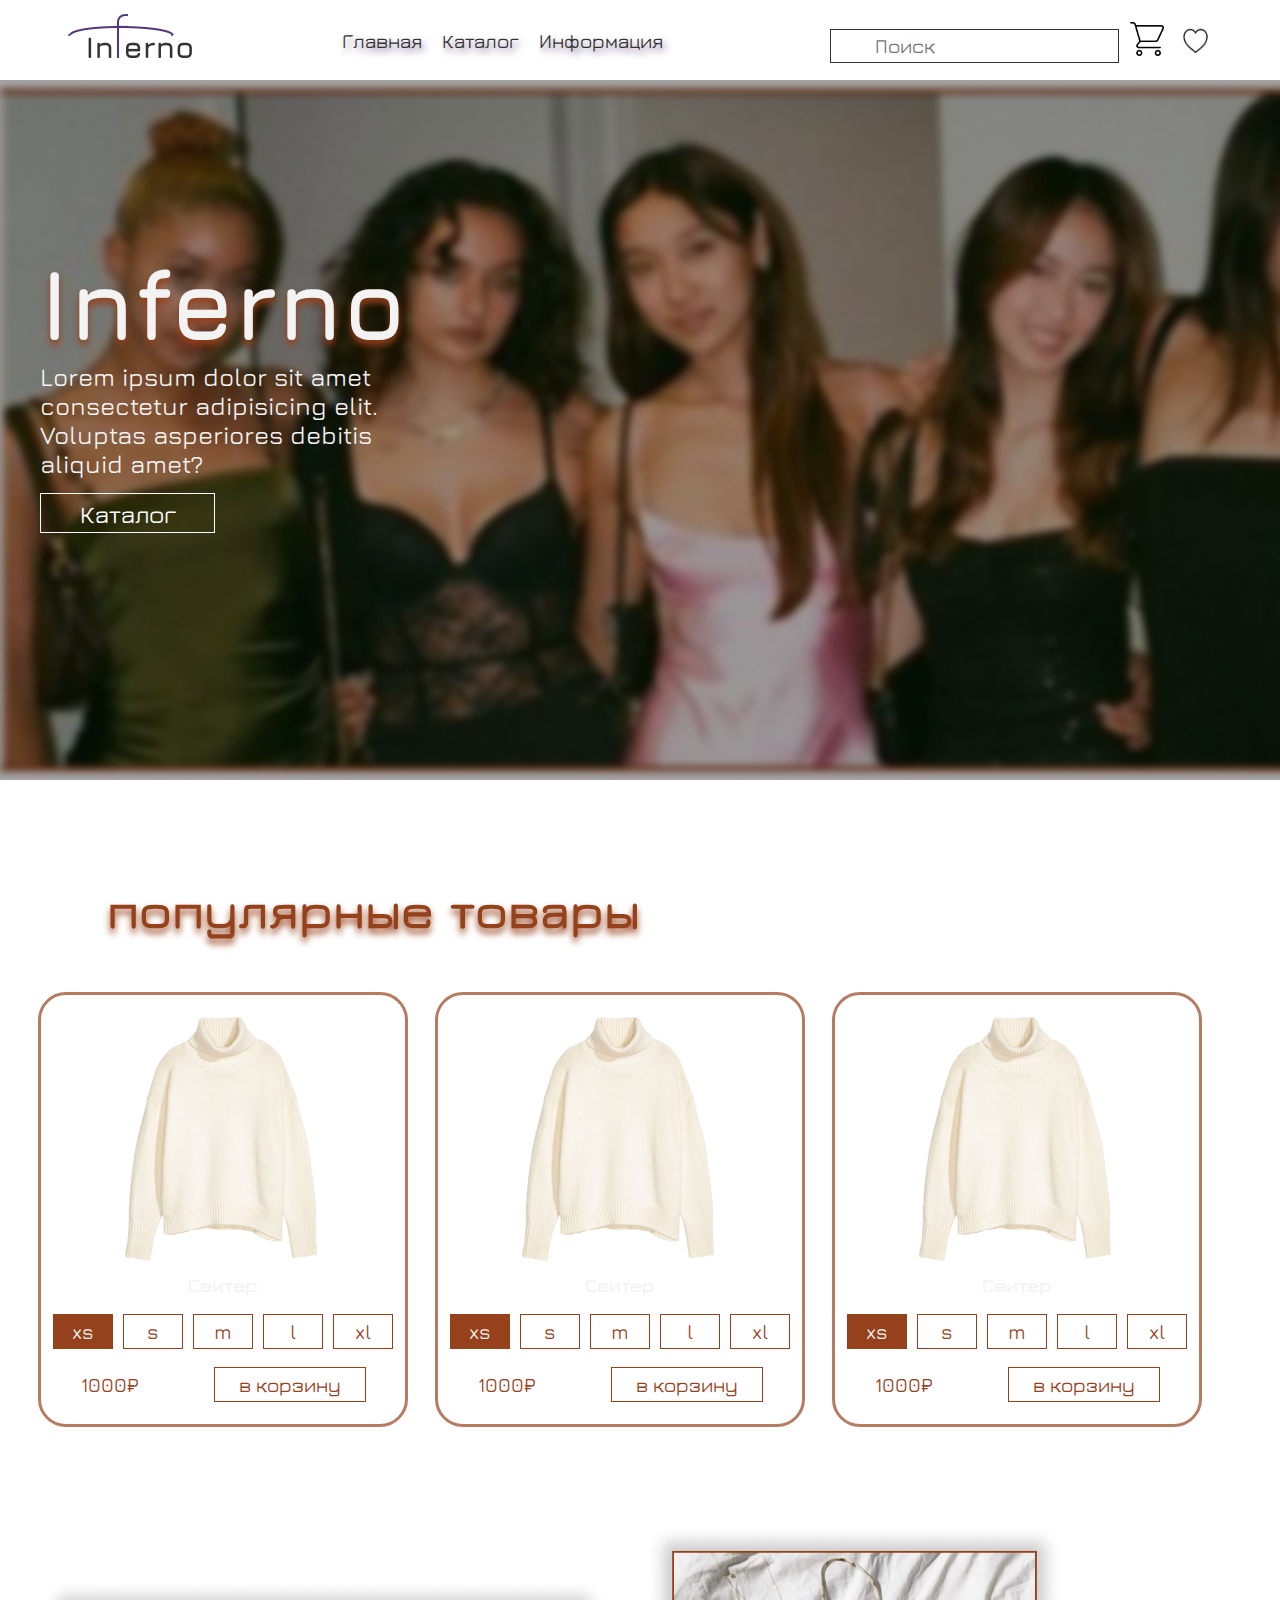
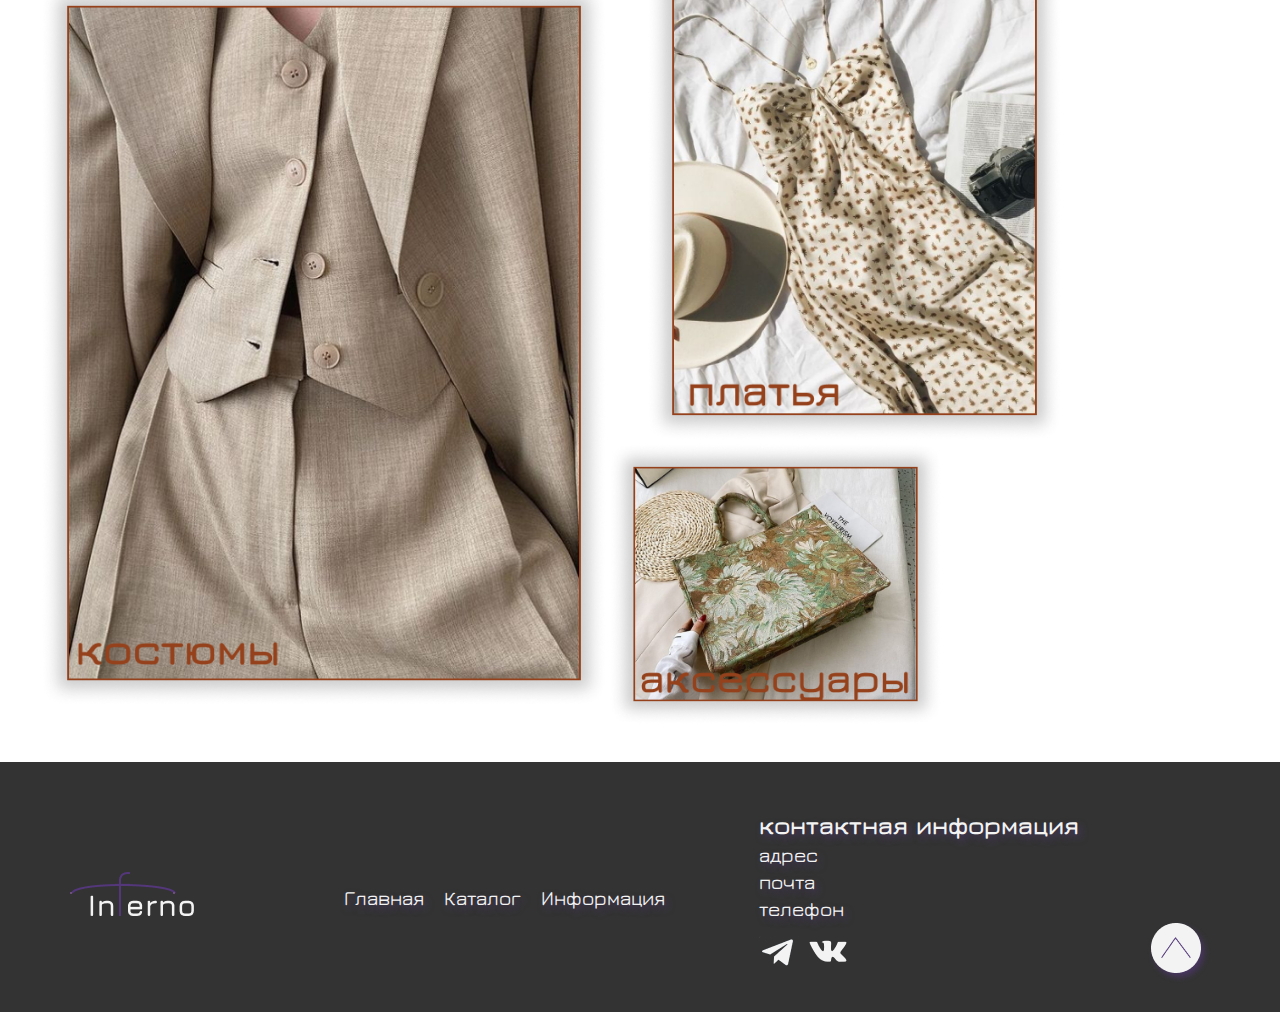
<file: index.html>
<!DOCTYPE html>
<html lang="ru">

<head>
  <meta charset="UTF-8" />
  <meta http-equiv="X-UA-Compatible" content="IE=edge" />
  <meta name="viewport" content="width=device-width, initial-scale=1.0" />
  <title>Inferno</title>
  <link rel="stylesheet" href="assets/css/style.css" />
</head>

<body>
  <!-- Шапка -->
  <header class="content">
    <a><img src="assets/media/header/logo__header2.png" alt="" /></a>
    <div class="connect__nav__inpico">
      <nav>
        <a href="#!">Главная</a>
        <a href="index1.html">Каталог</a>
        <a href="index4.html">Информация</a>
      </nav>
      <div class="header_icons">
        <div class="input_header2">
          <input class="input__header" type="text" name="Search" placeholder="Поиск" />

          <img class="input_svg" src="assets/media/lupa.png">


        </div>
        <div class="img__header__div">
          <a href="index2.html"><img class="img_header" src="assets/media/header/header__icon2.jfif" /></a>
          <img class="img_header" src="assets/media/header/header__icon3.jfif" />
        </div>
      </div>
    </div>
  </header>

  <!-- Шапка -->



  <!-- Баннер -->

  <section class="bg__banner">
    <div class=" content banner">
      <div class="banner__div1">
        <h1>Inferno</h1>
        <p>Lorem ipsum dolor sit amet consectetur adipisicing elit. Voluptas asperiores debitis aliquid amet?</p>
        <button ><a href="index1.html">Каталог</a></button>
      </div>

    </div>

  </section>
  <!-- Баннер -->

  <!-- Популярные товары -->


  <section class="content">
    <h2 class="popular_h2">популярные товары</h2>
    <div class="populars">
      <div class="tovari">
        <div><img src="assets/media/sviter.png">
        </div>


        <h3 class="h3__name_tovara">Свитер</h3>
        <div class="btns__sizes">
          <button class="button2__popular__tovari">xs</button>
          <button class="button1__popular__tovari">s</button>
          <button class="button1__popular__tovari">m</button>
          <button class="button1__popular__tovari">l</button>
          <button class="button1__popular__tovari">xl</button>
        </div>
        <div class="price">
          <p>1000₽</p>
          <button>в корзину</button>
        </div>
      </div>

      <div class="tovari">
        <div><img src="assets/media/sviter.png">
        </div>


        <h3 class="h3__name_tovara">Свитер</h3>
        <div class="btns__sizes">
          <button class="button2__popular__tovari">xs</button>
          <button class="button1__popular__tovari">s</button>
          <button class="button1__popular__tovari">m</button>
          <button class="button1__popular__tovari">l</button>
          <button class="button1__popular__tovari">xl</button>
        </div>
        <div class="price">
          <p>1000₽</p>
          <button>в корзину</button>
        </div>
      </div>

      <div class="tovari">
        <div><img src="assets/media/sviter.png">
        </div>


        <h3 class="h3__name_tovara">Свитер</h3>
        <div class="btns__sizes">
          <button class="button2__popular__tovari">xs</button>
          <button class="button1__popular__tovari">s</button>
          <button class="button1__popular__tovari">m</button>
          <button class="button1__popular__tovari">l</button>
          <button class="button1__popular__tovari">xl</button>
        </div>
        <div class="price">
          <p>1000₽</p>
          <button>в корзину</button>
        </div>
      </div>
    </div>
  </section>
  <!-- Популярные товары -->

  <!-- Категории -->


  <section class="content">

    <div class="categories">
      <img class="img1" src="assets/media/categories/category__image1.png">
      <div><img class="img2" src="assets/media/categories/category__image2.png">
        <img class="img3" src="assets/media/categories/category__image3.png">
      </div>

    </div>
  </section>
  <!-- Категории -->

  <footer>
    <div class="connect__footerchs">
      <div class="footerch1"><img src="assets/media/header/logo__inferno.png">
        <nav><a href="#!">Главная</a>
          <a href="index1.html">Каталог</a>
          <a href="#!">Информация</a>
        </nav>
      </div>

      <div class="footerch2">
        <div class="contacts">
          <h3>контактная информация</h3>
          <p>адрес</p>
          <p>почта</p>
          <p>телефон</p>
        </div>

        <div class="connect__icons__arrow">
          <div class=""><a href="#!"><img style="margin-top: 10.5px; margin-bottom: 10.5px;"
                src="assets/media/footer/тг.png"></a>
            <a href="#!"><img src="assets/media/footer/вк.png"></a>
          </div>

          <img src="assets/media/footer/стрелка.png">
        </div>

      </div>
    </div>


  </footer>
</body>

</html>
</file>
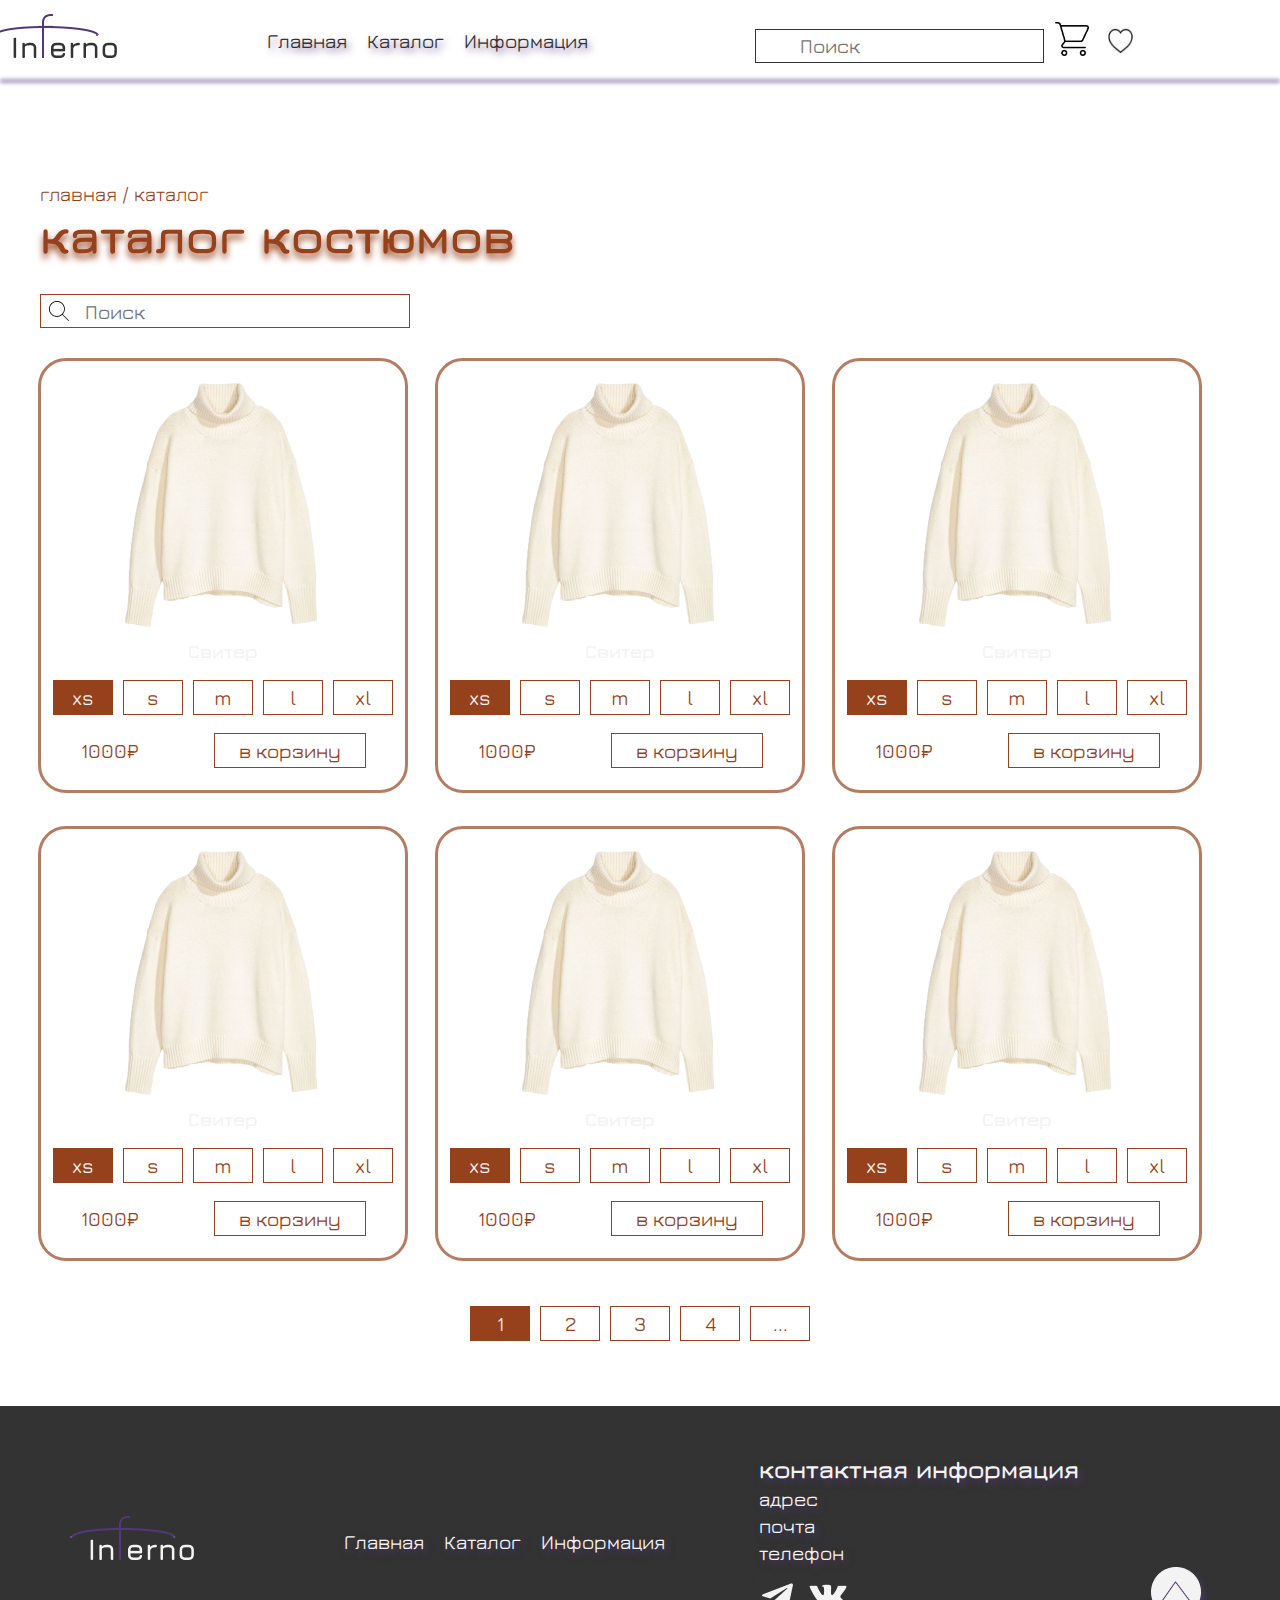
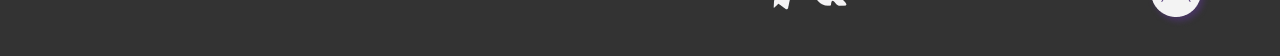
<file: index1.html>
<!DOCTYPE html>
<html lang="en">

<head>
    <meta charset="UTF-8">
    <meta name="viewport" content="width=device-width, initial-scale=1.0">
    <title>Inferno</title>
    <link rel="stylesheet" href="assets/css/style.css">
</head>

<body>
    <!-- Шапка -->
    <header class="content">
        <a><img src="assets/media/header/logo__header2.png" alt="" /></a>
        <div class="connect__nav__inpico">
            <nav>
                <a href="index.html">Главная</a>
                <a href="index1.html">Каталог</a>
                <a href="index4.html">Информация</a>
            </nav>
            <div class="header_icons">
                <div class="input_header2">
                    <input class="input__header" type="text" name="Search" placeholder="Поиск" />

                    <img class="input_svg" src="assets/media/lupa.png">


                </div>
                <div class="img__header__div">
                    <a href="index2.html"><img class="img_header" src="assets/media/header/header__icon2.jfif" /></a>
                    <img class="img_header" src="assets/media/header/header__icon3.jfif" />
                </div>
            </div>
        </div>
        <hr>
    </header>
    <div class="line"> 
    </div>



    <!-- Шапка -->

    <!-- каталог -->
    <div class="content">
        <p class="xleb">главная / каталог</p>
        <div class="nam_katalog">
            <div class="nam_rit">
                <h2 class="popular_h2">каталог костюмов</h2>
                <input class="input" type="text" name="Search" placeholder="Поиск" />

                <img class="input_svg2" src="assets/media/lupa.png">
            </div>
            <div class="nam_left">
                <p><span>сортировка</span> по цене</p>
            </div>
        </div>


        <section class="content">
            <div class="populars">
                <div class="tovari">
                    <div><img src="assets/media/sviter.png">
                    </div>


                    <h3 class="h3__name_tovara">Свитер</h3>
                    <div class="btns__sizes">
                        <button class="button2__popular__tovari">xs</button>
                        <button class="button1__popular__tovari">s</button>
                        <button class="button1__popular__tovari">m</button>
                        <button class="button1__popular__tovari">l</button>
                        <button class="button1__popular__tovari">xl</button>
                    </div>
                    <div class="price">
                        <p>1000₽</p>
                        <button>в корзину</button>
                    </div>
                </div>

                <div class="tovari">
                    <div><img src="assets/media/sviter.png">
                    </div>


                    <h3 class="h3__name_tovara">Свитер</h3>
                    <div class="btns__sizes">
                        <button class="button2__popular__tovari">xs</button>
                        <button class="button1__popular__tovari ">s</button>
                        <button class="button1__popular__tovari">m</button>
                        <button class="button1__popular__tovari">l</button>
                        <button class="button1__popular__tovari">xl</button>
                    </div>
                    <div class="price">
                        <p>1000₽</p>
                        <button>в корзину</button>
                    </div>
                </div>

                <div class="tovari">
                    <div><img src="assets/media/sviter.png">
                    </div>


                    <h3 class="h3__name_tovara">Свитер</h3>
                    <div class="btns__sizes">
                        <button class="button2__popular__tovari">xs</button>
                        <button class="button1__popular__tovari">s</button>
                        <button class="button1__popular__tovari">m</button>
                        <button class="button1__popular__tovari">l</button>
                        <button class="button1__popular__tovari">xl</button>
                    </div>
                    <div class="price">
                        <p>1000₽</p>
                        <button>в корзину</button>
                    </div>
                </div>
            </div>
        </section>

        <section class="content">
            <div class="populars">
                <div class="tovari">
                    <div><img src="assets/media/sviter.png">
                    </div>


                    <h3 class="h3__name_tovara">Свитер</h3>
                    <div class="btns__sizes">
                        <button class="button2__popular__tovari">xs</button>
                        <button class="button1__popular__tovari">s</button>
                        <button class="button1__popular__tovari">m</button>
                        <button class="button1__popular__tovari">l</button>
                        <button class="button1__popular__tovari">xl</button>
                    </div>
                    <div class="price">
                        <p>1000₽</p>
                        <button>в корзину</button>
                    </div>
                </div>

                <div class="tovari">
                    <div><img src="assets/media/sviter.png">
                    </div>


                    <h3 class="h3__name_tovara">Свитер</h3>
                    <div class="btns__sizes">
                        <button class="button2__popular__tovari">xs</button>
                        <button class="button1__popular__tovari">s</button>
                        <button class="button1__popular__tovari">m</button>
                        <button class="button1__popular__tovari">l</button>
                        <button class="button1__popular__tovari">xl</button>
                    </div>
                    <div class="price">
                        <p>1000₽</p>
                        <button>в корзину</button>
                    </div>
                </div>

                <div class="tovari">
                    <div><img src="assets/media/sviter.png">
                    </div>


                    <h3 class="h3__name_tovara">Свитер</h3>
                    <div class="btns__sizes">
                        <button class="button2__popular__tovari">xs</button>
                        <button class="button1__popular__tovari">s</button>
                        <button class="button1__popular__tovari">m</button>
                        <button class="button1__popular__tovari">l</button>
                        <button class="button1__popular__tovari">xl</button>
                    </div>
                    <div class="price">
                        <p>1000₽</p>
                        <button>в корзину</button>
                    </div>
                </div>
            </div>
        </section>
    </div>

    <!-- каталог -->
    <div class="btns__sizes margin_top">
        <button class="button2__popular__tovari">1</button>
        <button class="button1__popular__tovari">2</button>
        <button class="button1__popular__tovari">3</button>
        <button class="button1__popular__tovari">4</button>
        <button class="button1__popular__tovari">...</button>
    </div>


    <footer>
        <div class="connect__footerchs">
            <div class="footerch1"><img src="assets/media/header/logo__inferno.png">
                <nav><a href="#!">Главная</a>
                    <a href="index1.html">Каталог</a>
                    <a href="#!">Информация</a>
                </nav>
            </div>

            <div class="footerch2">
                <div class="contacts">
                    <h3>контактная информация</h3>
                    <p>адрес</p>
                    <p>почта</p>
                    <p>телефон</p>
                </div>

                <div class="connect__icons__arrow">
                    <div class=""><a href="#!"><img style="margin-top: 10.5px; margin-bottom: 10.5px;"
                                src="assets/media/footer/тг.png"></a>
                        <a href="#!"><img src="assets/media/footer/вк.png"></a>
                    </div>

                    <img src="assets/media/footer/стрелка.png">
                </div>

            </div>
        </div>


    </footer>
</body>

</html>
</file>
<file: assets/css/style.css>
* {
    margin: 0;
    padding: 0;
    text-decoration: none;
    list-style: none;
    box-sizing: border-box;
    font-family: Jura;
}

.content {
    max-width: 1200px;
    margin: 0 auto;
}
a{
color: white;
}
a:hover{
    color: #95411B;
}
@font-face {
    font-family: 'Jura';
    src: url(../fonts/Jura.ttf);
    font-weight: 300;
}

@font-face {
    font-family: 'Jura';
    src: url(../fonts/Jura.ttf);
    font-weight: 400;
}

@font-face {
    font-family: 'Jura';
    src: url(../fonts/Jura.ttf);
    font-weight: 500;
}

@font-face {
    font-family: 'Jura';
    src: url(../fonts/Jura.ttf);
    font-weight: 700;
}


/* Шапка */

/* Шапка */
header {
    display: flex;
    justify-content: center;
    align-items: center;
    gap: 147px;

}


nav {
    display: flex;
    justify-content: center;
    align-items: center;
    gap: 20px;
}

nav a {
    color: #333;
    text-shadow: 3px 4px 7px rgba(83, 55, 122, 0.65);
    font-size: 20px;
    font-style: normal;
    font-weight: 500;
    line-height: normal;
}

.header_icons {
    display: flex;
    justify-content: center;
    align-items: center;
    gap: 30px;


}

.connect__nav__inpico {
    display: flex;
    justify-content: center;
    align-items: center;
    gap: 167px;
    height: 80px;
}

.input__header {
    border: 1px solid #333333;
    height: 34px;
    color: rgba(51, 51, 51, 0.73);
    font-family: 'Jura';
    font-size: 20px;
    font-style: normal;
    font-weight: 500;
    line-height: normal;
    position: absolute;

    padding-left: 44px;

}

.input__svg {
    top: 7px;
    left: 9px;
    position: relative;
}

.input_header2 {
    width: 270px;
    height: auto;
}

.img_header {
    width: 34px;
    height: 34px;


}

.img__header__div {
    margin-top: 9px;
    margin-bottom: 3px;
    display: flex;
    flex-direction: row;
    align-items: center;
    gap: 15px;
    height: 42px;
    margin: auto;
}

.bg__banner {
    background-image: url(../media/banner\ 2.0.png);
    background-size: cover;
    background-repeat: no-repeat;
    height: 700px;
}

.banner {
    display: flex;
    justify-content: left;
    align-items: center;

}

.banner__div1 {
    margin-top: 163px;
}

.banner h1 {
    color: #F3F3F3;

    text-shadow: 0px 5px 7px #95411B;

    font-size: 100px;
    font-style: normal;
    font-weight: 700;
    line-height: normal;
}

.banner p {
    color: #F3F3F3;
    font-size: 25px;
    font-style: normal;
    font-weight: 500;
    line-height: normal;
    width: 387px;
}

.banner button {
    width: 175px;
    height: 40px;
    color: #F3F3F3;
    font-size: 25px;
    font-style: normal;
    font-weight: 500;
    line-height: normal;
    background-color: transparent;
    border: 1px solid white;
    transition: .3s;
    margin-top: 15px;
}

.banner button:hover {
    background-color: white;
    color: #95411B;
    cursor: pointer;
}

.popular_h2 {
    color: #95411B;

    text-shadow: 0px 5px 7px #95411B;
    font-size: 50px;
    font-style: normal;
    font-weight: 700;
    line-height: normal;
    margin-top: 100px;
    margin-left: 67px;

}

.tovari {
    margin-top: 33px;
    width: 370px;
    height: 435px;
    border-radius: 28px;
    border: 3px solid rgba(149, 65, 27, 0.69);

    display: flex;
    flex-direction: column;
    align-items: center;
    position: relative;
    top: 20px;
    right: 20px;

    transition: .3s;
}

.tovari:hover {
    box-shadow: 0px 0px 20px 0px rgba(51, 51, 51, 0.93);
}


.tovari img {
    width: 219px;
    height: 259px;
    margin-top: 17px;
}



.name_tovara {
    color: #95411B;
    font-size: 25px;
    font-style: normal;
    font-weight: 700;
    line-height: normal;
    text-transform: lowercase;
    width: 364px;
    padding-left: 20px;
}

.btns__sizes {
    display: flex;
    justify-content: center;
    align-items: center;
    gap: 10px;
    margin-top: 18px;
}

.margin_top{
    margin-top: 65px;
    margin-bottom: 65px;
}

.btns__sizes .button1__popular__tovari {
    width: 60px;
    height: 35px;

    background-color: transparent;
    color: #95411B;
    border: 1px solid #95411B;
    font-size: 20px;
    font-style: normal;
    font-weight: 500;
    line-height: normal;
    transition: .3s;
}

.btns__sizes .button2__popular__tovari {
    background: #95411B;
    width: 60px;
    height: 35px;
    color: #F3F3F3;
    border: none;
    font-size: 20px;
    font-style: normal;
    font-weight: 500;
    line-height: normal;

}

.btns__sizes .button1__popular__tovari:hover {
    background: #95411B;
    color: #F3F3F3;
    cursor: pointer;
}

.btns__sizes .button2__popular__tovari:hover {
    background: #95411B;
    color: #F3F3F3;
    cursor: pointer;
}

.price {
    display: flex;
    flex-direction: row;
    align-items: center;
    gap: 55px;
    margin-top: 18px;
}

.price p {
    color: #95411B;
    font-size: 20px;
    font-style: normal;
    font-weight: 500;
    line-height: normal;
    width: 78px;
    height: 24px;
}

.price button {
    width: 152px;
    height: 35px;
    color: #95411B;
    font-size: 20px;
    font-style: normal;
    font-weight: 500;
    line-height: normal;
    border: 1px solid #95411B;
    background-color: transparent;
    transition: .3s;
}

.price button:hover {
    background: #95411B;
    color: #F3F3F3;
    cursor: pointer;
}





.popular__tovari__box svg {

    position: absolute;
    top: 20px;
    right: 20px;

}

.popular__tovari__box svg:hover {
    cursor: pointer;
}

.populars {
    display: flex;
    justify-content: center;
    align-items: center;
    gap: 27px;
}

body {
    color: #F3F3F3;
}

.categories {
    margin-top: 117px;
    width: 1090px;
    height: 838px;
    display: flex;
    flex-wrap: wrap;


}

.categories .img1 {
    width: 568px;
    height: 728px;
    margin-top: 55px;
}

.categories .img1:hover,
.img2:hover,
.img3:hover {
    cursor: pointer;
}

.categories .img2 {
    width: 417px;
    height: 518px;
    margin-left: 38px;
}

.categories .img3 {
    width: 335px;
    height: 284px;

}

.categories div {
    display: flex;
    flex-direction: column;
}

footer {
    background-color: #333333;
    padding-top: 48px;
    padding-bottom: 28px;
}

.footerch1 {
    display: flex;
    justify-content: center;
    align-items: center;
    gap: 147px;
}

.footerch1 nav a {
    color: #F3F3F3;

    text-shadow: 3px 4px 7px rgba(83, 55, 122, 0.65);
    font-size: 20px;
    font-style: normal;
    font-weight: 500;
    line-height: normal;
}


.footerch2 h3 {
    color: #F3F3F3;

    text-shadow: 3px 4px 7px rgba(83, 55, 122, 0.65);

    font-size: 25px;
    font-style: normal;
    font-weight: 700;
    line-height: normal;
}

.footerch2 p {
    color: #F3F3F3;

    text-shadow: 3px 4px 7px rgba(83, 55, 122, 0.65);
    font-size: 20px;
    font-style: normal;
    font-weight: 500;
    line-height: normal;
    margin-top: 4px;
}

.connect__footerchs {
    display: flex;
    justify-content: center;
    align-items: center;
    gap: 94px;
}

.connect__icons__arrow {
    display: flex;
    justify-content: center;
    align-items: center;
    gap: 294px;
}



/* каталог */

.xleb{
    font-size: 20px;
    color: #95411B;
    margin-top: 100px;
}

.nam_rit h2{
margin: 0;
}

.input {
    border: 1px solid #95411B;
    height: 34px;
    width: 370px;
    color: #95411B;
    font-size: 20px;
    font-style: normal;
    font-weight: 500;
    line-height: normal;
    position: absolute;
    margin-top: 30px;
    padding-left: 44px;
}

.input_svg2 {
    top: 37px;
    left: 9px;
    position: relative;
}

.line{
    background: #53377A;
    width:100%;
    height: 2px;
filter: blur(2px);
}



/* каталог */




/* корзина */

.kor_tovar{
    border: 2px solid #95411B;
    width: 830px;
    height: 195px;
    display: flex;

}
.tovar_info{
    color: #95411B;
}

.tovar_info h3{
    font-size: 25px;
}
.tovar_info p{
    font-size: 20px;
}

.plus_btn .tovar_info .button1__popular__tovari {
    width: 60px;
    height: 35px;

    background-color: transparent;
    color: #95411B;
    border: 1px solid #95411B;
    font-size: 20px;
    font-style: normal;
    font-weight: 500;
    line-height: normal;
    transition: .3s;
}

.plus_btn .tovar_info .button1__popular__tovari:hover {
    background: #95411B;
    color: #F3F3F3;
    cursor: pointer;
}

.plus_btn button{
    width: 40px;
    height: 35px;
}

.tovars{
    display: flex;
    align-items: center;
    justify-content: center;
}
</file>
